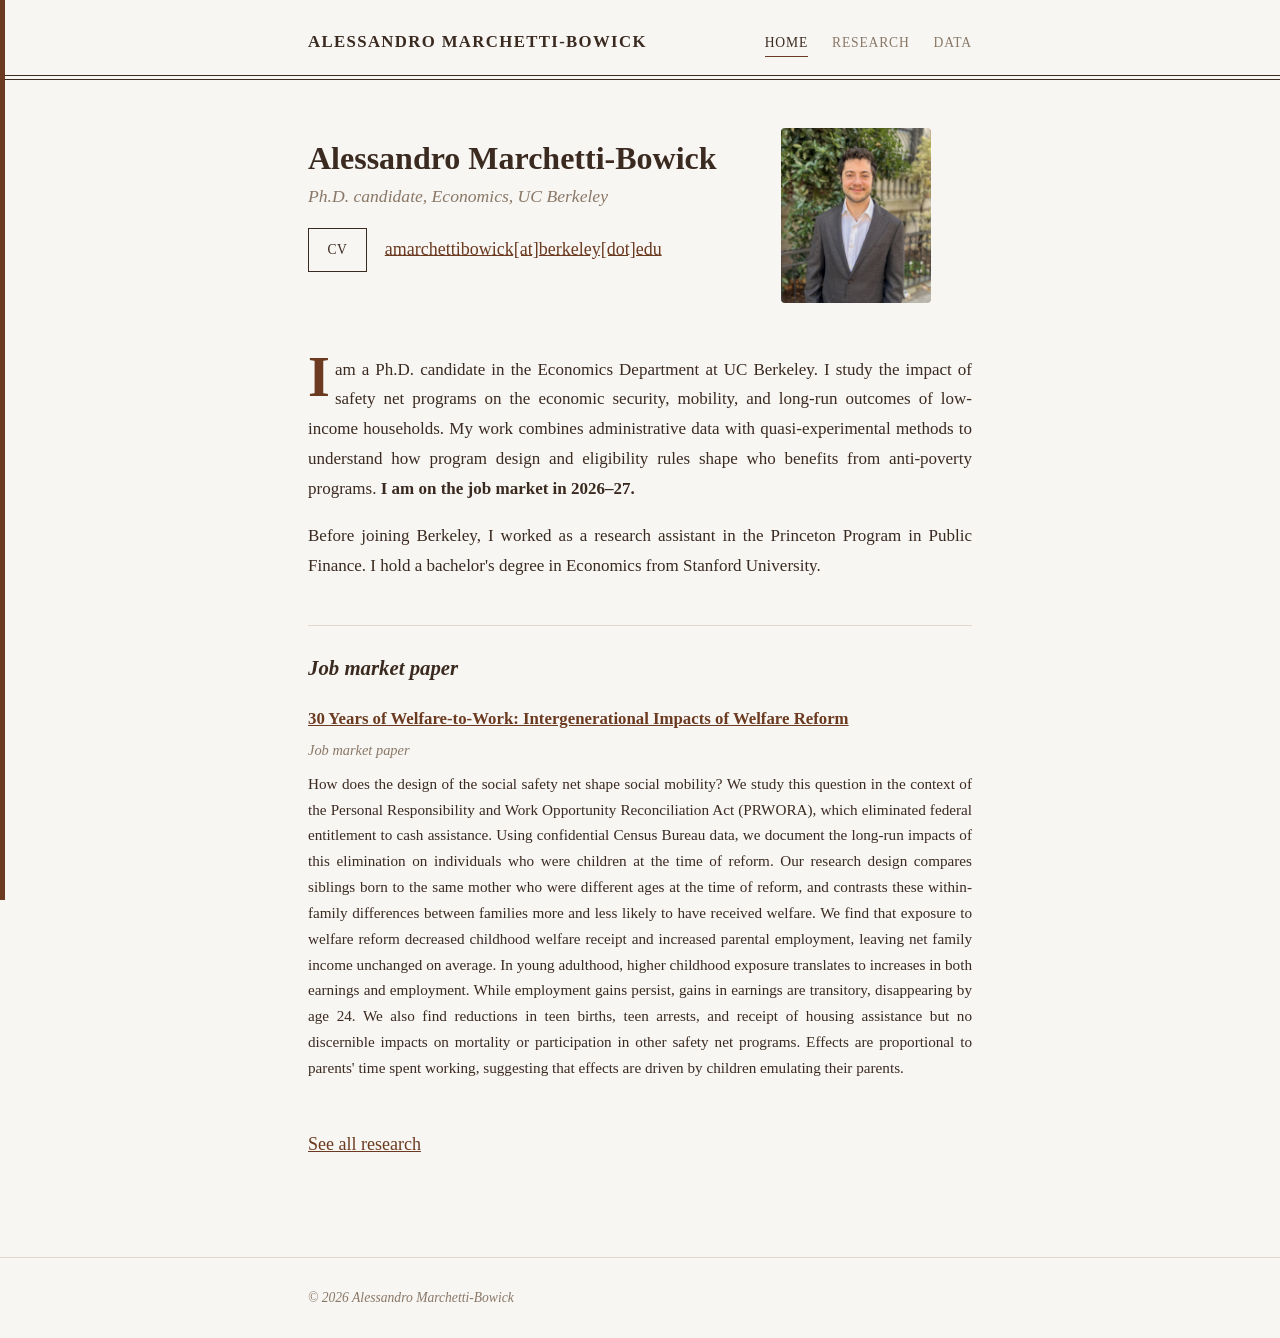
<file: index.html>
<!DOCTYPE html>
<html lang="en">
<head>
<meta charset="UTF-8">
<meta name="viewport" content="width=device-width, initial-scale=1.0">
<title>Alessandro Marchetti-Bowick — Economist</title>
<meta name="description" content="Alessandro Marchetti-Bowick, economist studying the impact of safety net programs.">
<link rel="stylesheet" href="style.css">
<meta name="google-site-verification" content="SSdfH0WxudtT2-loZJIgyMTIO6bcRQ6AMr3dzSV2PY4" />
</head>
<body>
<div class="margin-rule" aria-hidden="true"></div>

<header class="site-header">
  <div class="wrap">
    <a class="site-name" href="index.html">Alessandro Marchetti-Bowick</a>
    <nav>
      <a href="index.html" class="current">Home</a>
      <a href="research.html">Research</a>
      <a href="data.html">Data</a>
    </nav>
  </div>
  <div class="double-rule"><span></span><span></span></div>
</header>

<main>
  <div class="wrap">

    <div class="hero">
      <div class="hero-top">
        <div>
          <h1 class="name">Alessandro Marchetti-Bowick</h1>
          <p class="role">Ph.D. candidate, Economics, UC Berkeley</p>
          <p style="margin-top: 1rem;">
            <a class="btn" href="MarchettiBowick_CV.pdf" target="_blank" rel="noopener">CV</a>
            &nbsp;&nbsp;
            <a href="mailto:amarchettibowick[at]berkeley.edu">amarchettibowick[at]berkeley[dot]edu</a>
          </p>
        </div>
        <img src="pic.jpg" alt="Alessandro Marchetti-Bowick" class="hero-photo">
      </div>
    </div>

    <section>
      <p class="bio dropcap">
        I am a Ph.D. candidate in the Economics Department at UC Berkeley. I study the impact
        of safety net programs on the economic security, mobility, and long-run outcomes of
        low-income households. My work combines administrative data with quasi-experimental
        methods to understand how program design and eligibility rules shape who
        benefits from anti-poverty programs. <strong>I am on the job market in 2026&ndash;27.</strong>
      </p>
      <p class="bio">
        Before joining Berkeley, I worked as a research assistant in the Princeton Program
        in Public Finance. I hold a bachelor's degree in Economics from Stanford University.
      </p>
    </section>

    <section>
      <h2>Job market paper</h2>

      <div class="paper-list">
        <div class="paper">
          <h3><a href="MarchettiBowick_JMP.pdf">30 Years of Welfare-to-Work: Intergenerational Impacts of Welfare Reform</a></h3>
          <p class="meta">Job market paper</p>
          <p class="abstract">
              How does the design of the social safety net shape social mobility? We study this question in the context of the Personal Responsibility and Work Opportunity Reconciliation Act (PRWORA), which eliminated federal entitlement to cash assistance. Using confidential Census Bureau data, we document the long-run impacts of this elimination on individuals who were children at the time of reform. Our research design compares siblings born to the same mother who were different ages at the time of reform, and contrasts these within-family differences between families more and less likely to have received welfare. We find that exposure to welfare reform decreased childhood welfare receipt and increased parental employment, leaving net family income unchanged on average. In young adulthood, higher childhood exposure translates to increases in both earnings and employment. While employment gains persist, gains in earnings are transitory, disappearing by age 24. We also find reductions in teen births, teen arrests, and receipt of housing assistance but no discernible impacts on mortality or participation in other safety net programs. Effects are proportional to parents' time spent working, suggesting that effects are driven by children emulating their parents. 
          </p>
        </div>
      </div>

      <p style="margin-top: 1.5rem;"><a href="research.html">See all research</a></p>
    </section>

  </div>
</main>

<footer class="site-footer">
  <div class="wrap">
    <span>&copy; 2026 Alessandro Marchetti-Bowick</span>
  </div>
</footer>

</body>
</html>
</file>
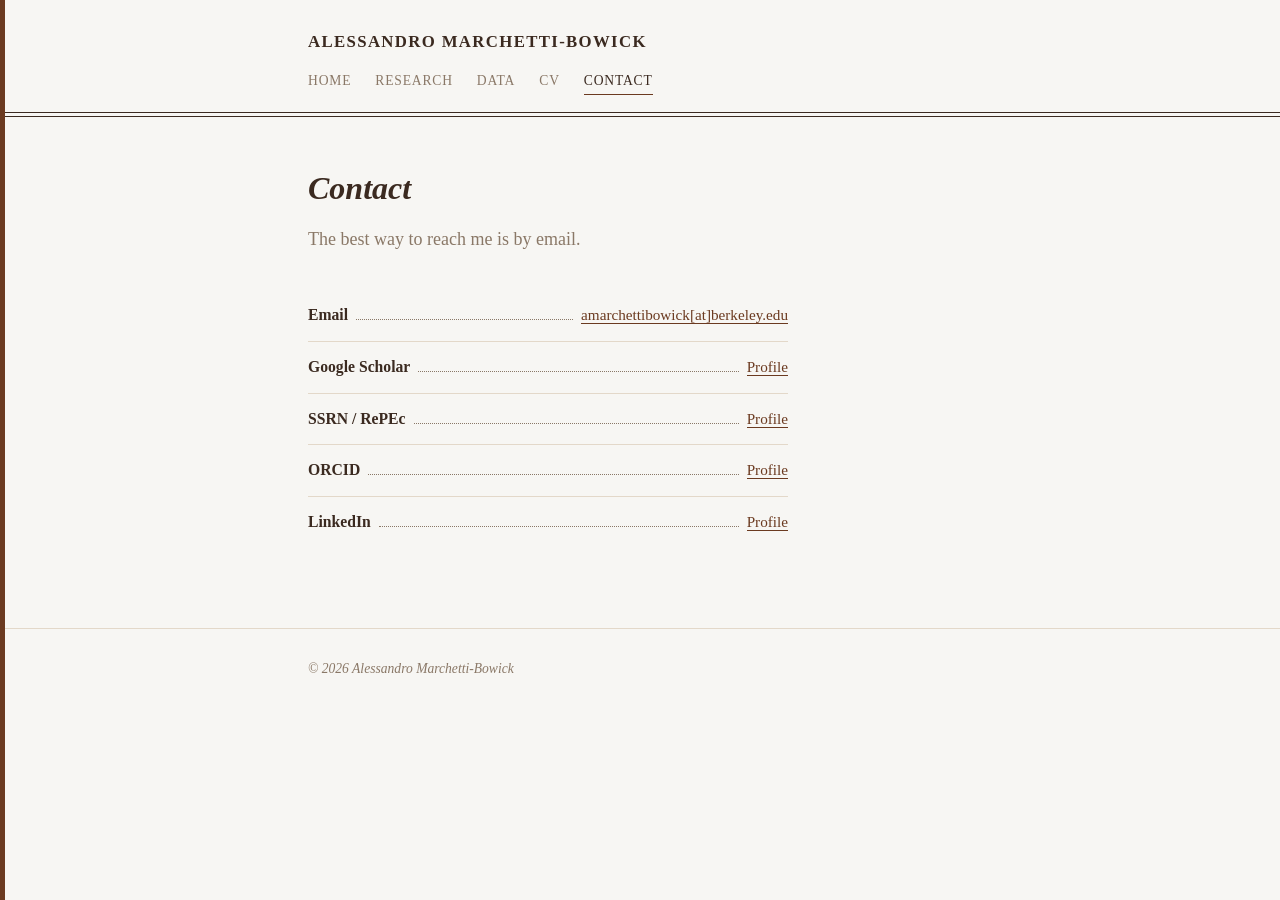
<file: contact.html>
<!DOCTYPE html>
<html lang="en">
<head>
<meta charset="UTF-8">
<meta name="viewport" content="width=device-width, initial-scale=1.0">
<title>Contact — Alessandro Marchetti-Bowick</title>
<meta name="description" content="Contact information for Alessandro Marchetti-Bowick.">
<link rel="stylesheet" href="style.css">
</head>
<body>
<div class="margin-rule" aria-hidden="true"></div>

<header class="site-header">
  <div class="wrap">
    <a class="site-name" href="index.html">Alessandro Marchetti-Bowick</a>
    <nav>
      <a href="index.html">Home</a>
      <a href="research.html">Research</a>
      <a href="data.html">Data</a>
      <a href="cv.html">CV</a>
      <a href="contact.html" class="current">Contact</a>
    </nav>
  </div>
  <div class="double-rule"><span></span><span></span></div>
</header>

<div class="page-header">
  <div class="wrap">
    <h1>Contact</h1>
    <p class="lede">The best way to reach me is by email.</p>
  </div>
</div>

<main>
  <div class="wrap">

    <section>
      <ul class="contact-list">
        <li class="leader-row"><span class="label">Email</span><span class="leader"></span><span class="value"><a href="mailto:amarchettibowick[at]berkeley.edu">amarchettibowick[at]berkeley.edu</a></span></li>
        <li class="leader-row"><span class="label">Google Scholar</span><span class="leader"></span><span class="value"><a href="#">Profile</a></span></li>
        <li class="leader-row"><span class="label">SSRN / RePEc</span><span class="leader"></span><span class="value"><a href="#">Profile</a></span></li>
        <li class="leader-row"><span class="label">ORCID</span><span class="leader"></span><span class="value"><a href="#">Profile</a></span></li>
        <li class="leader-row"><span class="label">LinkedIn</span><span class="leader"></span><span class="value"><a href="#">Profile</a></span></li>
      </ul>
    </section>

  </div>
</main>

<footer class="site-footer">
  <div class="wrap">
    <span>&copy; 2026 Alessandro Marchetti-Bowick</span>
  </div>
</footer>

</body>
</html>
</file>
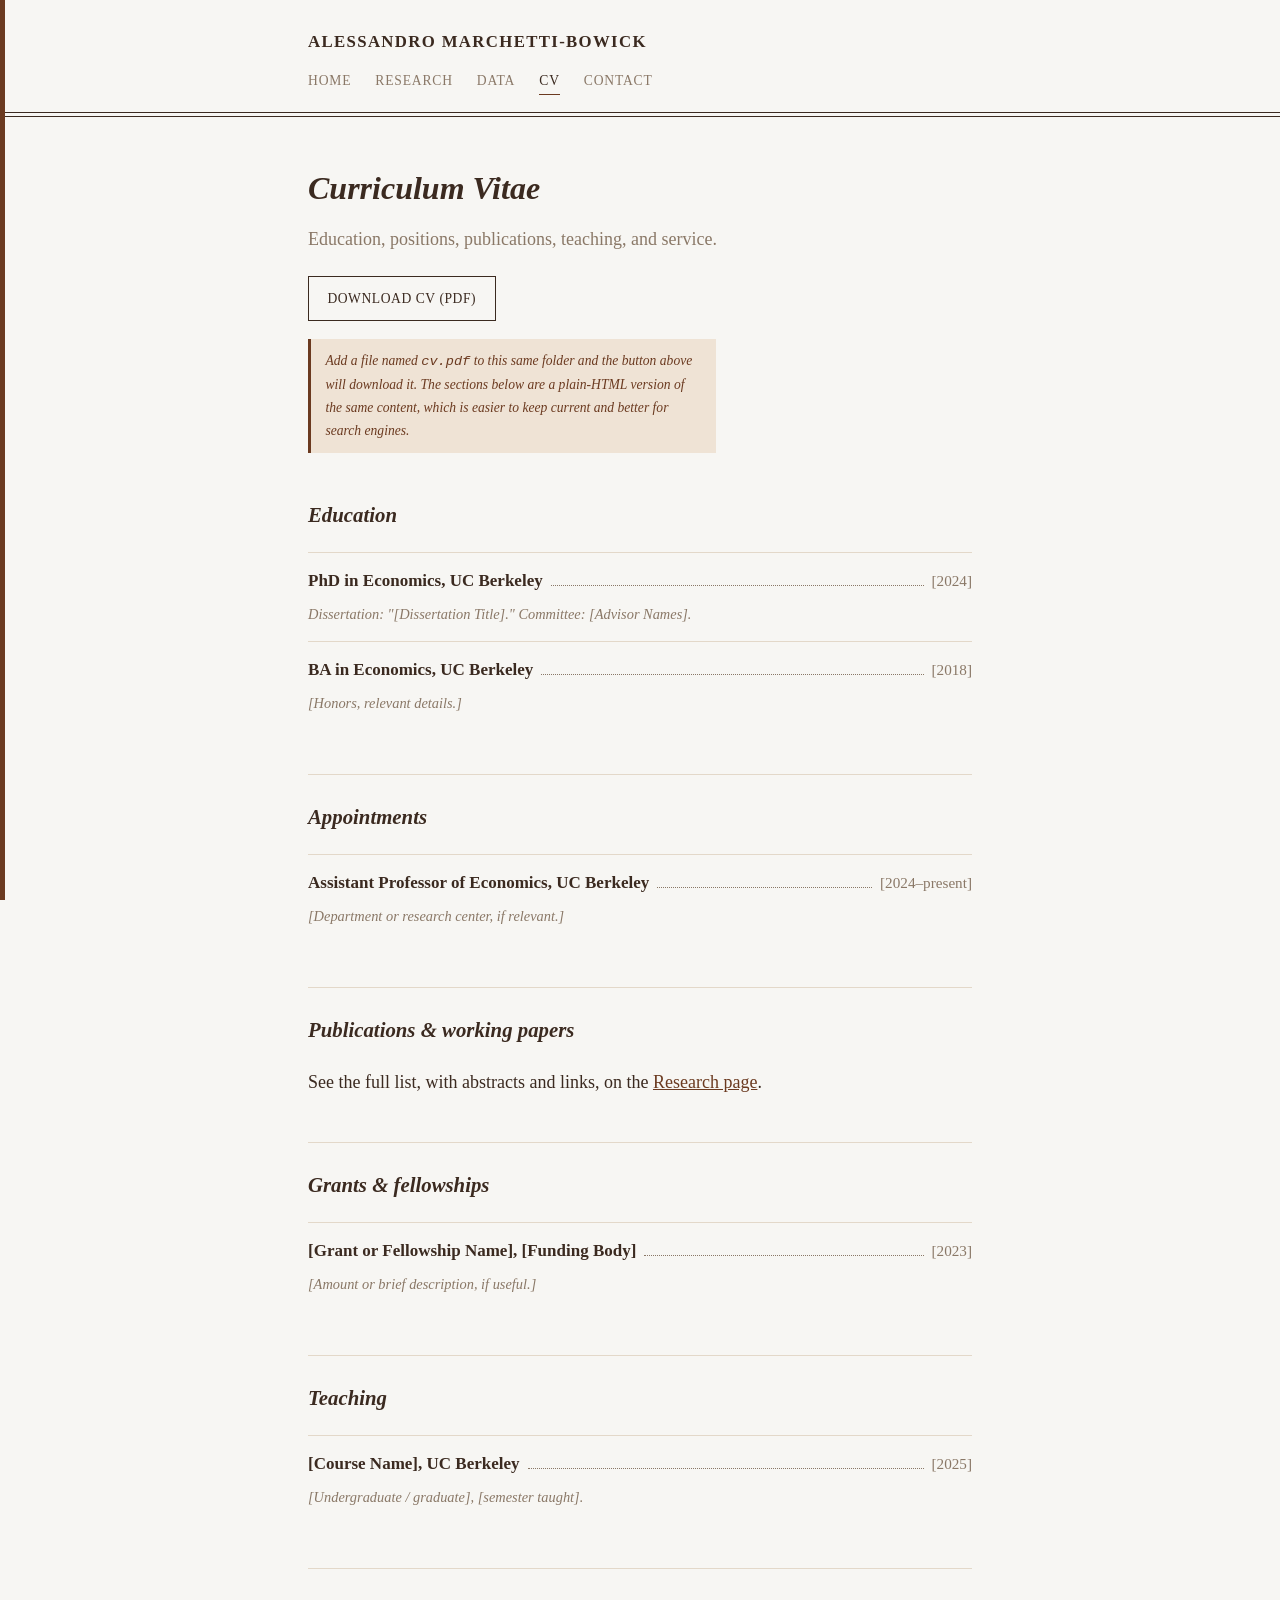
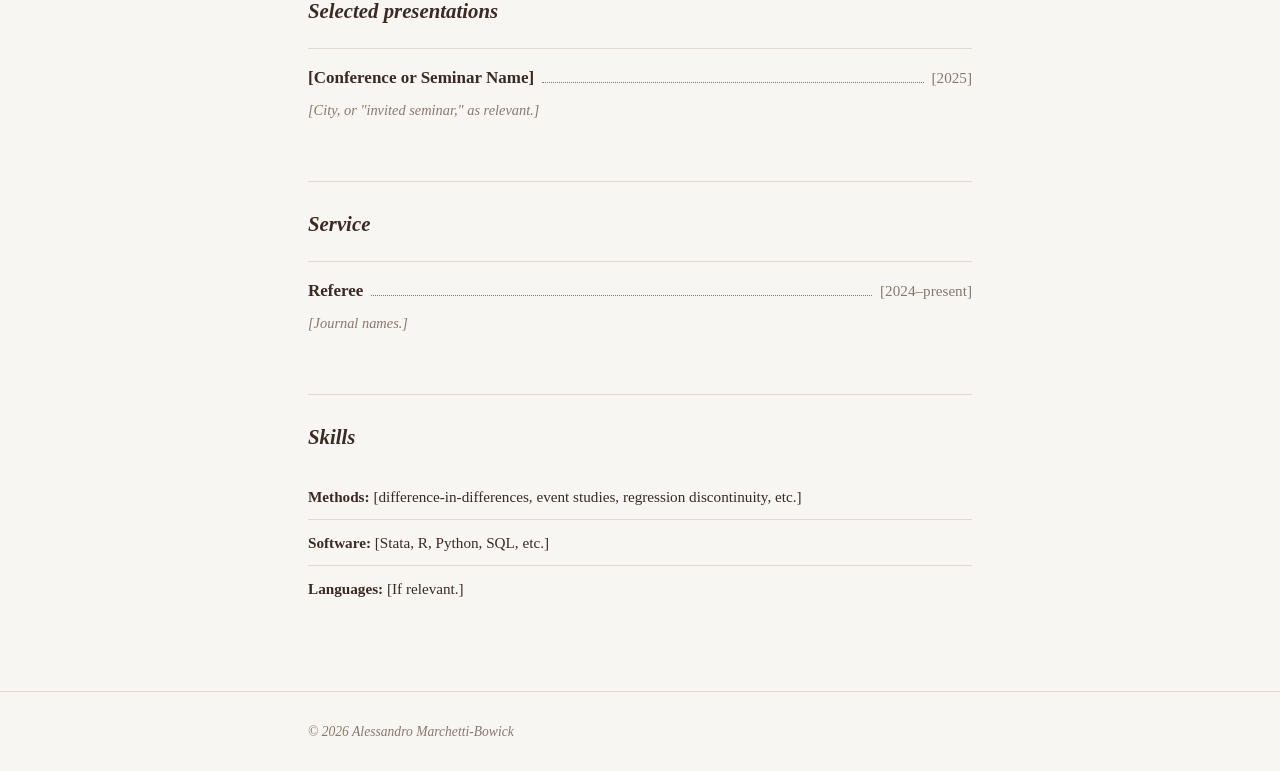
<file: cv.html>
<!DOCTYPE html>
<html lang="en">
<head>
<meta charset="UTF-8">
<meta name="viewport" content="width=device-width, initial-scale=1.0">
<title>CV — Alessandro Marchetti-Bowick</title>
<meta name="description" content="CV of Alessandro Marchetti-Bowick, economist studying safety net programs.">
<link rel="stylesheet" href="style.css">
</head>
<body>
<div class="margin-rule" aria-hidden="true"></div>

<header class="site-header">
  <div class="wrap">
    <a class="site-name" href="index.html">Alessandro Marchetti-Bowick</a>
    <nav>
      <a href="index.html">Home</a>
      <a href="research.html">Research</a>
      <a href="data.html">Data</a>
      <a href="cv.html" class="current">CV</a>
      <a href="contact.html">Contact</a>
    </nav>
  </div>
  <div class="double-rule"><span></span><span></span></div>
</header>

<div class="page-header">
  <div class="wrap">
    <h1>Curriculum Vitae</h1>
    <p class="lede">Education, positions, publications, teaching, and service.</p>
  </div>
</div>

<main>
  <div class="wrap">

    <p>
      <a class="btn" href="MarchettiBowick_CV.pdf" download>Download CV (PDF)</a>
    </p>
    <p class="note">
      Add a file named <code>cv.pdf</code> to this same folder and the button above will
      download it. The sections below are a plain-HTML version of the same content, which
      is easier to keep current and better for search engines.
    </p>

    <section>
      <h2>Education</h2>

      <div class="cv-item">
        <div class="leader-row">
          <span class="label">PhD in Economics, UC Berkeley</span>
          <span class="leader"></span>
          <span class="value">[2024]</span>
        </div>
        <p class="cv-detail">Dissertation: "[Dissertation Title]." Committee: [Advisor Names].</p>
      </div>

      <div class="cv-item">
        <div class="leader-row">
          <span class="label">BA in Economics, UC Berkeley</span>
          <span class="leader"></span>
          <span class="value">[2018]</span>
        </div>
        <p class="cv-detail">[Honors, relevant details.]</p>
      </div>
    </section>

    <section>
      <h2>Appointments</h2>

      <div class="cv-item">
        <div class="leader-row">
          <span class="label">Assistant Professor of Economics, UC Berkeley</span>
          <span class="leader"></span>
          <span class="value">[2024&ndash;present]</span>
        </div>
        <p class="cv-detail">[Department or research center, if relevant.]</p>
      </div>
    </section>

    <section>
      <h2>Publications &amp; working papers</h2>
      <p>See the full list, with abstracts and links, on the <a href="research.html">Research page</a>.</p>
    </section>

    <section>
      <h2>Grants &amp; fellowships</h2>

      <div class="cv-item">
        <div class="leader-row">
          <span class="label">[Grant or Fellowship Name], [Funding Body]</span>
          <span class="leader"></span>
          <span class="value">[2023]</span>
        </div>
        <p class="cv-detail">[Amount or brief description, if useful.]</p>
      </div>
    </section>

    <section>
      <h2>Teaching</h2>

      <div class="cv-item">
        <div class="leader-row">
          <span class="label">[Course Name], UC Berkeley</span>
          <span class="leader"></span>
          <span class="value">[2025]</span>
        </div>
        <p class="cv-detail">[Undergraduate / graduate], [semester taught].</p>
      </div>
    </section>

    <section>
      <h2>Selected presentations</h2>

      <div class="cv-item">
        <div class="leader-row">
          <span class="label">[Conference or Seminar Name]</span>
          <span class="leader"></span>
          <span class="value">[2025]</span>
        </div>
        <p class="cv-detail">[City, or "invited seminar," as relevant.]</p>
      </div>
    </section>

    <section>
      <h2>Service</h2>

      <div class="cv-item">
        <div class="leader-row">
          <span class="label">Referee</span>
          <span class="leader"></span>
          <span class="value">[2024&ndash;present]</span>
        </div>
        <p class="cv-detail">[Journal names.]</p>
      </div>
    </section>

    <section>
      <h2>Skills</h2>
      <ul class="skills-list">
        <li><b>Methods:</b> [difference-in-differences, event studies, regression discontinuity, etc.]</li>
        <li><b>Software:</b> [Stata, R, Python, SQL, etc.]</li>
        <li><b>Languages:</b> [If relevant.]</li>
      </ul>
    </section>

  </div>
</main>

<footer class="site-footer">
  <div class="wrap">
    <span>&copy; 2026 Alessandro Marchetti-Bowick</span>
  </div>
</footer>

</body>
</html>
</file>
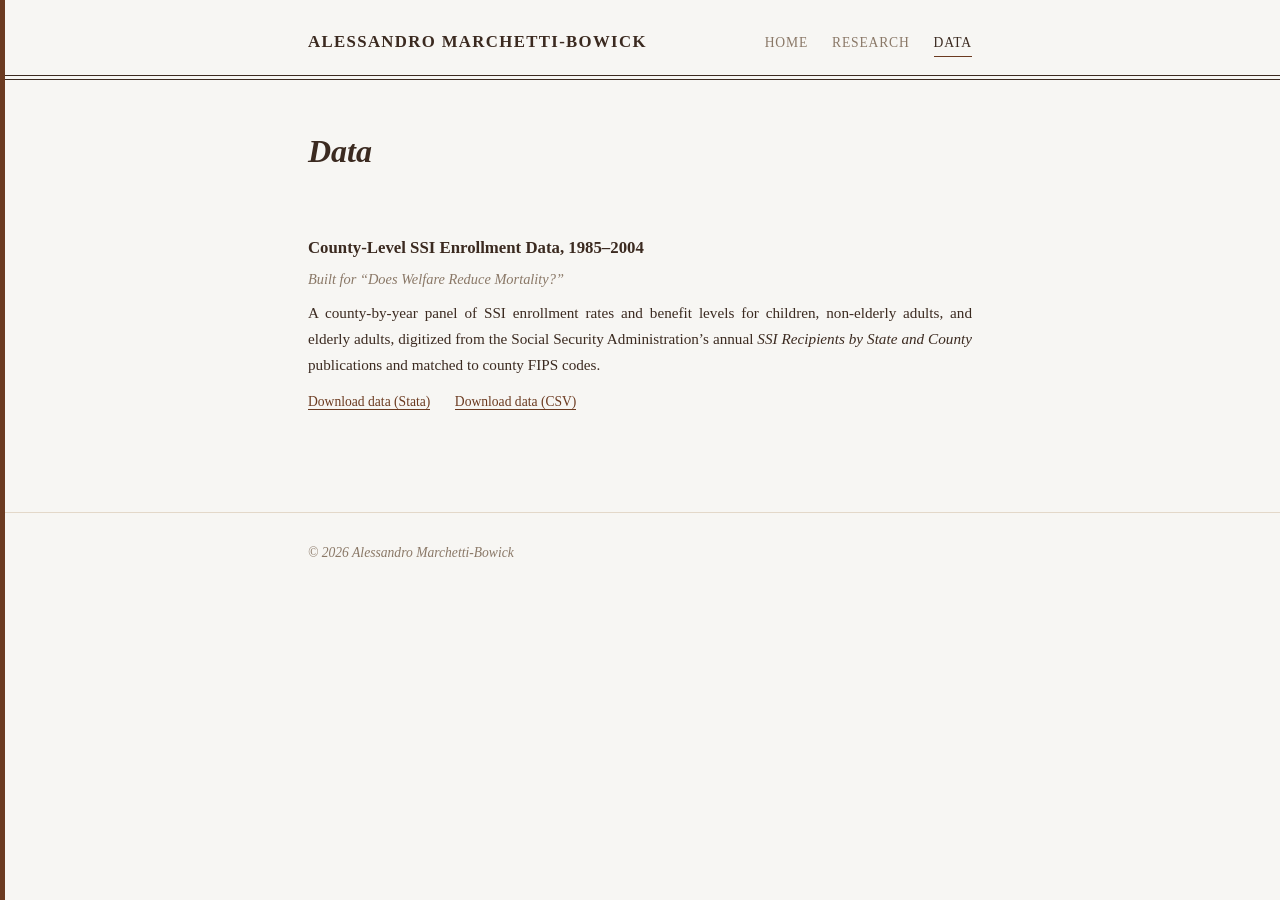
<file: data.html>
<!DOCTYPE html>
<html lang="en">
<head>
<meta charset="UTF-8">
<meta name="viewport" content="width=device-width, initial-scale=1.0">
<title>Data — Alessandro Marchetti-Bowick</title>
<meta name="description" content="Datasets built by Alessandro Marchetti-Bowick for research on safety net programs.">
<link rel="stylesheet" href="style.css">
</head>
<body>
<div class="margin-rule" aria-hidden="true"></div>

<header class="site-header">
  <div class="wrap">
    <a class="site-name" href="index.html">Alessandro Marchetti-Bowick</a>
    <nav>
      <a href="index.html">Home</a>
      <a href="research.html">Research</a>
      <a href="data.html" class="current">Data</a>
    </nav>
  </div>
  <div class="double-rule"><span></span><span></span></div>
</header>

<div class="page-header">
  <div class="wrap">
    <h1>Data</h1>
  </div>
</div>

<main>
  <div class="wrap">

    <section>
      <div class="paper-list">
        <div class="paper">
          <h3>County-Level SSI Enrollment Data, 1985&ndash;2004</h3>
          <p class="meta">Built for &ldquo;Does Welfare Reduce Mortality?&rdquo;</p>
          <p class="abstract">
            A county-by-year panel of SSI enrollment rates and benefit levels for children,
            non-elderly adults, and elderly adults, digitized from the Social Security
            Administration&rsquo;s annual <em>SSI Recipients by State and County</em>
            publications and matched to county FIPS codes.
          </p>
          <div class="links">
            <a href="ssi-county-data.dta" download>Download data (Stata)</a>
            <a href="ssi-county-data.csv" download>Download data (CSV)</a>
          </div>
        </div>
      </div>
    </section>

  </div>
</main>

<footer class="site-footer">
  <div class="wrap">
    <span>&copy; 2026 Alessandro Marchetti-Bowick</span>
  </div>
</footer>

</body>
</html>
</file>
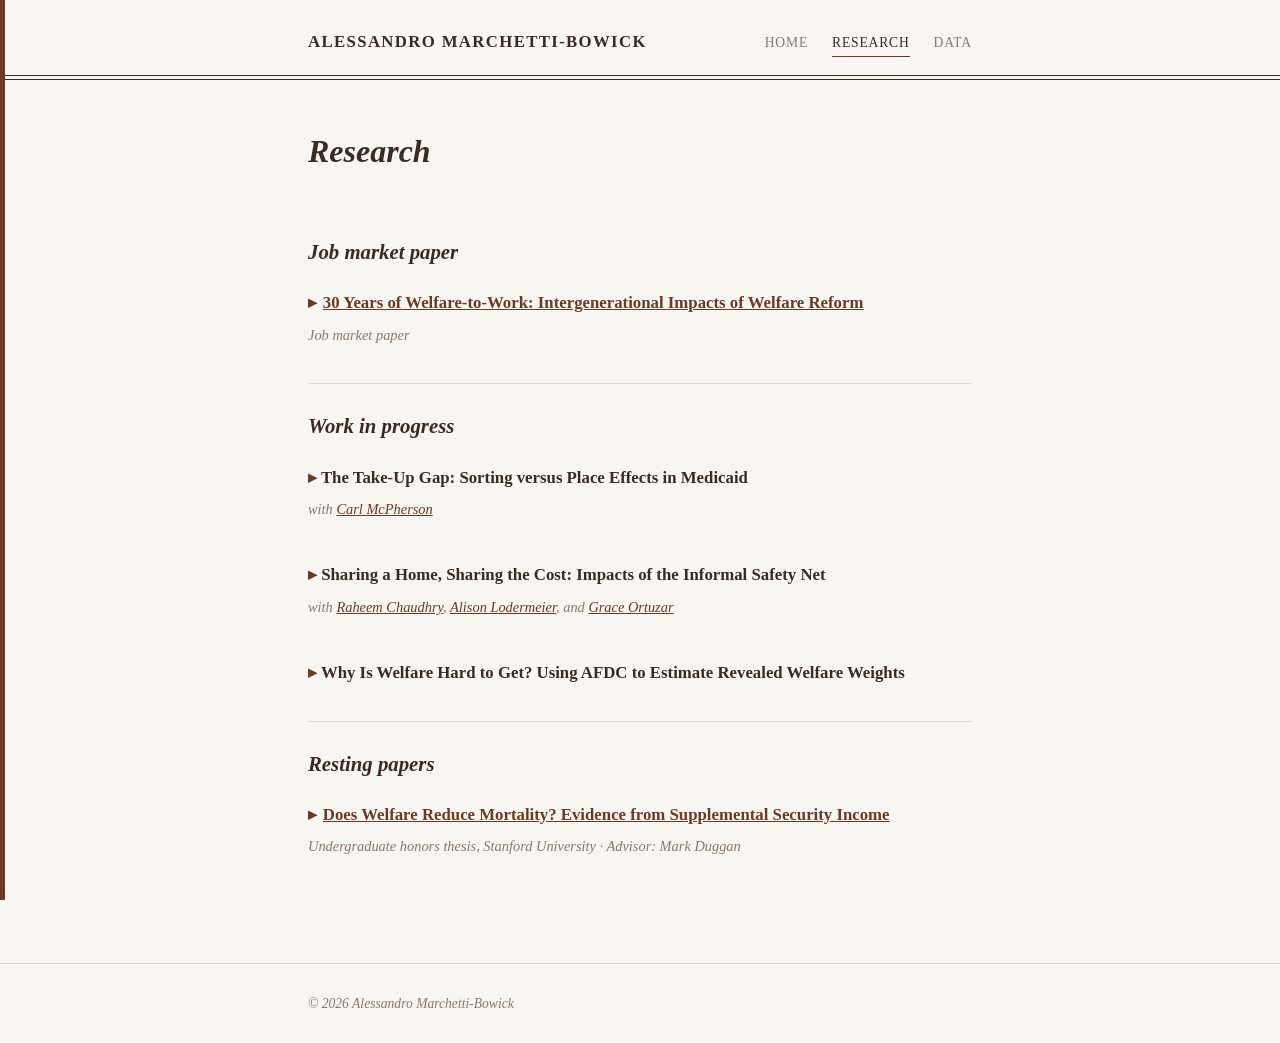
<file: research.html>
<!DOCTYPE html>
<html lang="en">
<head>
<meta charset="UTF-8">
<meta name="viewport" content="width=device-width, initial-scale=1.0">
<title>Research — Alessandro Marchetti-Bowick</title>
<meta name="description" content="Publications and working papers by Alessandro Marchetti-Bowick on safety net programs and public economics.">
<link rel="stylesheet" href="style.css">
<style>
/* Tighter spacing under the job market paper */
main section:first-of-type .paper { padding-bottom: 0.75rem; }
main section:nth-of-type(2) { margin-top: 1rem; }
/* Tighter spacing under work in progress */
main section:nth-of-type(2) .paper:last-child { padding-bottom: 0.75rem; }
main section:nth-of-type(3) { margin-top: 1rem; }
/* No divider lines between papers */
.paper { border-top: none; }
/* Click a paper's title to show or hide its abstract */
.paper .title-toggle {
  display: block;
  width: 100%;
  margin: 0;
  padding: 0;
  background: none;
  border: 0;
  font: inherit;
  color: inherit;
  text-align: left;
  cursor: pointer;
}
.paper .title-toggle::before { content: "\25B8\00a0"; color: var(--accent); }
.paper .title-toggle[aria-expanded="true"]::before { content: "\25BE\00a0"; }
.paper .title-toggle:hover { color: var(--accent); }
.paper .abstract[hidden] { display: none; }
.paper .arrow-toggle {
  margin: 0;
  padding: 0 0.1rem 0 0;
  background: none;
  border: 0;
  font: inherit;
  color: var(--accent);
  cursor: pointer;
}
.paper .arrow-toggle::before { content: "\25B8\00a0"; }
.paper .arrow-toggle[aria-expanded="true"]::before { content: "\25BE\00a0"; }
</style>

</head>
<body>
<div class="margin-rule" aria-hidden="true"></div>

<header class="site-header">
  <div class="wrap">
    <a class="site-name" href="index.html">Alessandro Marchetti-Bowick</a>
    <nav>
      <a href="index.html">Home</a>
      <a href="research.html" class="current">Research</a>
      <a href="data.html">Data</a>
    </nav>
  </div>
  <div class="double-rule"><span></span><span></span></div>
</header>

<div class="page-header">
  <div class="wrap">
    <h1>Research</h1>
  </div>
</div>

<main>
  <div class="wrap">

    <section>
      <h2>Job market paper</h2>

      <div class="paper-list">
        <div class="paper">
          <h3><a href="MarchettiBowick_JMP.pdf">30 Years of Welfare-to-Work: Intergenerational Impacts of Welfare Reform</a></h3>
          <p class="meta">Job market paper</p>
          <p class="abstract">
            How does the design of the social safety net shape social mobility? We study this question in the context of the Personal Responsibility and Work Opportunity Reconciliation Act (PRWORA), which eliminated federal entitlement to cash assistance. Using confidential Census Bureau data, we document the long-run impacts of this elimination on individuals who were children at the time of reform. Our research design compares siblings born to the same mother who were different ages at the time of reform, and contrasts these within-family differences between families more and less likely to have received welfare. We find that exposure to welfare reform decreased childhood welfare receipt and increased parental employment, leaving net family income unchanged on average. In young adulthood, higher childhood exposure translates to increases in both earnings and employment. While employment gains persist, gains in earnings are transitory, disappearing by age 24. We also find reductions in teen births, teen arrests, and receipt of housing assistance but no discernible impacts on mortality or participation in other safety net programs. Effects are proportional to parents' time spent working, suggesting that effects are driven by children emulating their parents.
          </p>
        </div>
      </div>
    </section>

    <section>
      <h2>Work in progress</h2>

      <div class="paper-list">
        <div class="paper">
          <h3>The Take-Up Gap: Sorting versus Place Effects in Medicaid</h3>
          <p class="meta">with <a href="https://carlmcpherson.github.io/">Carl McPherson</a></p>
          <p class="abstract">
            Take-up of safety net benefits varies widely across places, but it is unclear whether this reflects the effect of place itself or the sorting of different types of people into different places. We study this question for Medicaid among low-income, childless adults in states that expanded eligibility under the Affordable Care Act, where eligibility rules are fixed across place. Using internal Census Bureau data, we estimate a two-way fixed effects model to decompose person and county effects in Medicaid take-up. We then follow individuals who move across counties in an event-study design, asking whether their take-up shifts toward the level of their destination effect, which would indicate a causal effect of place. We relate the estimated county effects to state policies and local characteristics, including administrative burden, information, and stigma, to understand what drives low take-up.
          </p>
        </div>

        <div class="paper">
          <h3>	Sharing a Home, Sharing the Cost: Impacts of the Informal Safety Net </h3>
<p class="meta">with <a href="https://raheemchaudhry.com/">Raheem Chaudhry</a>, <a href="https://www.alisonlodermeier.com/">Alison Lodermeier</a>, and <a href="https://www.graceortuzar.com/">Grace Ortuzar</a></p>
          <p class="abstract">
            Low-income families rely not only on support from the formal safety net but also on informal support from family and friends. Unlike publicly provided aid, the informal safety net generates private costs for the individuals providing assistance. We study these costs in the context of a particularly prevalent form of informal support: doubling up, in which multiple families share a single residence. Using linked Census Bureau data, we estimate the prevalence of doubling up and its impact on the social and economic well-being of host families. Our empirical strategy exploits quasi-random variation in a household's likelihood of hosting, combining variation in the timing of a relative’s receipt of federal rental assistance and distance to that relative. The project will produce national estimates of the prevalence of doubling-up and causal evidence on the effects of co-residence for host families.
          </p>
        </div>
        
        <div class="paper">
          <h3> Why Is Welfare Hard to Get? Using AFDC to Estimate Revealed Welfare Weights </h3>
          <p class="abstract">
            Why do governments make welfare hard to obtain? Standard models attribute eligibility rules and administrative burden to fiscal constraints and optimal targeting of aid, but governments may also hold preferences over which families deserve aid. This paper tests for such preferences by estimating states’ revealed welfare weights. Identification comes from how states adjusted policy instruments (acceptance rates, case closures, and payment levels) after federal actions in the 1960s required them to readmit Black families to welfare. Historical changes to the federal matching formulas, which altered states’ costs without changing caseload composition, provide a race-neutral benchmark for budget effects.
          </p>
        </div>
        
        
      </div>
    </section>

    <section>
      <h2>Resting papers</h2>

      <div class="paper-list">
        <div class="paper">
          <h3><a href="MarchettiBowick_SSI_Mortality.pdf">Does Welfare Reduce Mortality? Evidence from Supplemental Security Income</a></h3>
          <p class="meta">Undergraduate honors thesis, Stanford University &middot; Advisor: Mark Duggan</p>
          <p class="abstract">
            In this paper, I test whether transfer payments from the Supplemental Security
            Income (SSI) program reduce infant mortality in U.S. counties. In its 1990
            <em>Sullivan v. Zebley</em> decision, the Supreme Court relaxed medical eligibility
            criteria for children on SSI, resulting in a dramatic rise in child enrollment and a
            large influx of income into some of the poorest areas in the U.S. I use an
            instrumental variable strategy, exploiting geographic variation in the expected
            treatment effect of this policy change, to test whether the resulting increase in
            child SSI enrollment had a causal impact on infant mortality. I find that a 1
            percentage point increase in child SSI enrollment leads to a 1.45 percentage point
            reduction in infant mortality rates.
          </p>
        </div>
      </div>
    </section>

  </div>
</main>

<footer class="site-footer">
  <div class="wrap">
    <span>&copy; 2026 Alessandro Marchetti-Bowick</span>
  </div>
</footer>

<script>
// Make each paper's title a button that shows or hides its abstract
document.querySelectorAll('.paper').forEach(function (paper) {
  var abs = paper.querySelector('.abstract');
  var h3 = paper.querySelector('h3');
  if (!abs || !h3) return;
  var btn = document.createElement('button');
  btn.type = 'button';
  if (h3.querySelector('a')) {
    // title is a link: keep it, and add a small arrow that toggles the abstract
    btn.className = 'arrow-toggle';
    btn.setAttribute('aria-label', 'Show or hide abstract');
    h3.insertBefore(btn, h3.firstChild);
  } else {
    btn.className = 'title-toggle';
    btn.innerHTML = h3.innerHTML.trim();
    h3.textContent = '';
    h3.appendChild(btn);
  }
  abs.hidden = true;
  btn.setAttribute('aria-expanded', 'false');
  btn.addEventListener('click', function () {
    var open = abs.hidden;
    abs.hidden = !open;
    btn.setAttribute('aria-expanded', open ? 'true' : 'false');
  });
});
</script>
</body>
</html>
</file>
<file: style.css>
/* ---------------------------------------------
   Tokens — Manuscript / Walnut, warm
--------------------------------------------- */
:root {
  --paper: #F7F6F3;
  --ink: #3B2A20;
  --accent: #6B3A20;
  --accent-soft: #EFE3D5;
  --muted: #8A7867;
  --rule: #E3D8C9;
  --serif: 'Palatino Linotype', Palatino, 'Book Antiqua', Georgia, 'Times New Roman', serif;
  --wrap: 720px;
}

* { box-sizing: border-box; }

body {
  margin: 0;
  background: var(--paper);
  color: var(--ink);
  font-family: var(--serif);
  font-size: 18px;
  line-height: 1.7;
}

.wrap { max-width: var(--wrap); margin: 0 auto; padding: 0 1.75rem; }

a { color: var(--accent); }
a:focus-visible, button:focus-visible { outline: 2px solid var(--accent); outline-offset: 2px; }

/* Manuscript margin rule — a persistent left-edge line, like ruled paper */
.margin-rule {
  position: fixed;
  top: 0; left: 0; bottom: 0;
  width: 5px;
  background: var(--accent);
  z-index: 50;
  pointer-events: none;
}

/* ---------------------------------------------
   Header / masthead
--------------------------------------------- */
.site-header { padding: 1.75rem 0 0; }
.site-header .wrap { display: flex; justify-content: space-between; align-items: baseline; flex-wrap: wrap; gap: 0.75rem; }

.site-name {
  font-family: var(--serif);
  font-weight: 600;
  font-size: 1.05rem;
  letter-spacing: 0.08em;
  text-transform: uppercase;
  color: var(--ink);
  text-decoration: none;
}

nav { display: flex; gap: 1.5rem; }
nav a {
  font-family: var(--serif);
  font-size: 0.85rem;
  letter-spacing: 0.06em;
  text-transform: uppercase;
  color: var(--muted);
  text-decoration: none;
  padding-bottom: 2px;
  border-bottom: 1px solid transparent;
}
nav a:hover { color: var(--ink); }
nav a.current { color: var(--ink); border-bottom-color: var(--accent); }

.double-rule { margin-top: 1.1rem; }
.double-rule span { display: block; height: 1px; background: var(--ink); }
.double-rule span:first-child { margin-bottom: 3px; }

/* ---------------------------------------------
   Hero (home page only)
--------------------------------------------- */
.hero { padding: 3rem 0 0.5rem; }
.hero-top { display: flex; align-items: center; justify-content: flex-start; gap: 4rem; flex-wrap: wrap; }
.hero-photo { width: 150px; height: 175px; object-fit: cover; border-radius: 4px; flex-shrink: 0; }.eyebrow { font-style: italic; color: var(--muted); font-size: 0.95rem; margin: 0 0 0.4rem; }
h1.name { font-family: var(--serif); font-weight: 600; font-size: 2rem; margin: 0 0 0.3rem; line-height: 1.15; }
.role { font-style: italic; color: var(--muted); font-size: 1.1rem; margin: 0; }

/* ---------------------------------------------
   Page header (non-home)
--------------------------------------------- */
.page-header { padding: 2.75rem 0 0.25rem; }
.page-header h1 { font-family: var(--serif); font-weight: 600; font-size: 2rem; margin: 0 0 0.5rem; font-style: italic; }
.page-header p.lede { color: var(--muted); max-width: 60ch; margin: 0; }

/* ---------------------------------------------
   Main content
--------------------------------------------- */
main { padding-bottom: 5rem; }
section { margin-top: 2.75rem; }
section > h2 {
  font-family: var(--serif);
  font-weight: 600;
  font-style: italic;
  font-size: 1.3rem;
  margin: 0 0 1.25rem;
  padding-top: 1.5rem;
  border-top: 1px solid var(--rule);
}
section:first-of-type > h2 { border-top: none; padding-top: 0; }

.bio { font-size: 1.0625rem; line-height: 1.75; text-align: justify; margin: 0 0 1.1rem; }
.bio.dropcap::first-letter {
  font-size: 3.3em;
  float: left;
  line-height: 0.78;
  padding: 0.03em 0.09em 0 0;
  color: var(--accent);
  font-weight: 700;
}

.note {
  font-size: 0.85rem;
  font-style: italic;
  color: var(--accent);
  background: var(--accent-soft);
  padding: 0.65rem 0.9rem;
  margin: 0 0 1.5rem;
  max-width: 60ch;
  border-left: 3px solid var(--accent);
}

/* ---------------------------------------------
   Numbered paper entries
--------------------------------------------- */
.paper-list { padding: 0; margin: 0; list-style: none; }
.paper { position: relative; padding: 1rem 0; border-top: 1px solid var(--rule); }
.paper:first-child { border-top: none; padding-top: 0; }
.paper h3 { font-family: var(--serif); font-weight: 600; font-size: 1.05rem; margin: 0 0 0.3rem; }
.paper .meta { font-style: italic; color: var(--muted); font-size: 0.9rem; margin: 0 0 0.5rem; }
.paper p.abstract { text-align: justify; font-size: 0.95rem; margin: 0 0 0.5rem; }
.paper .links a { font-size: 0.85rem; margin-right: 1.25rem; text-decoration: none; border-bottom: 1px solid var(--accent); }

/* ---------------------------------------------
   TOC-style leader rows (CV + Contact)
--------------------------------------------- */
.leader-row { display: flex; align-items: baseline; gap: 0.5rem; }
.contact-list { list-style: none; margin: 0; padding: 0; max-width: 480px; }
.contact-list li.leader-row { padding: 0.75rem 0; border-top: 1px solid var(--rule); }
.contact-list li.leader-row:first-child { border-top: none; padding-top: 0; }
.leader-row .label { white-space: nowrap; font-weight: 600; font-size: 0.98rem; }
.leader-row .leader { flex: 1; border-bottom: 1px dotted var(--muted); margin-bottom: 0.3rem; min-width: 1rem; }
.leader-row .value { white-space: nowrap; color: var(--muted); font-size: 0.95rem; }
.leader-row .value a { color: var(--accent); text-decoration: none; border-bottom: 1px solid var(--accent); }

.cv-item { padding: 0.9rem 0; border-top: 1px solid var(--rule); }
.cv-item:first-child { border-top: none; padding-top: 0; }
.cv-item .leader-row .label { font-size: 1.0625rem; }
.cv-detail { margin: 0.35rem 0 0; color: var(--muted); font-size: 0.9rem; font-style: italic; }

.skills-list { margin: 0; padding: 0; list-style: none; }
.skills-list li { padding: 0.6rem 0; border-top: 1px solid var(--rule); font-size: 0.95rem; }
.skills-list li:first-child { border-top: none; }
.skills-list b { font-weight: 600; }

/* ---------------------------------------------
   Buttons
--------------------------------------------- */
.btn {
  display: inline-block;
  padding: 0.6rem 1.15rem;
  border: 1px solid var(--ink);
  border-radius: 0;
  color: var(--ink);
  text-decoration: none;
  font-family: var(--serif);
  font-size: 0.85rem;
  letter-spacing: 0.04em;
  text-transform: uppercase;
  transition: background-color 120ms ease, color 120ms ease;
}
.btn:hover { background: var(--ink); color: var(--paper); }

/* ---------------------------------------------
   Footer
--------------------------------------------- */
.site-footer { border-top: 1px solid var(--rule); padding: 1.75rem 0; color: var(--muted); font-size: 0.85rem; font-style: italic; }
.site-footer .wrap { display: flex; justify-content: space-between; flex-wrap: wrap; gap: 0.5rem; }

/* ---------------------------------------------
   Responsive
--------------------------------------------- */
@media (max-width: 640px) {
  h1.name { font-size: 2.1rem; }
  nav { gap: 1.1rem; }
  .wrap { padding: 0 1.5rem 0 2rem; }
  .hero-photo { width: 92px; height: 120px; margin-top: 1.5rem; }
  .hero-top { flex-direction: column; align-items: flex-start; }
}
</file>
